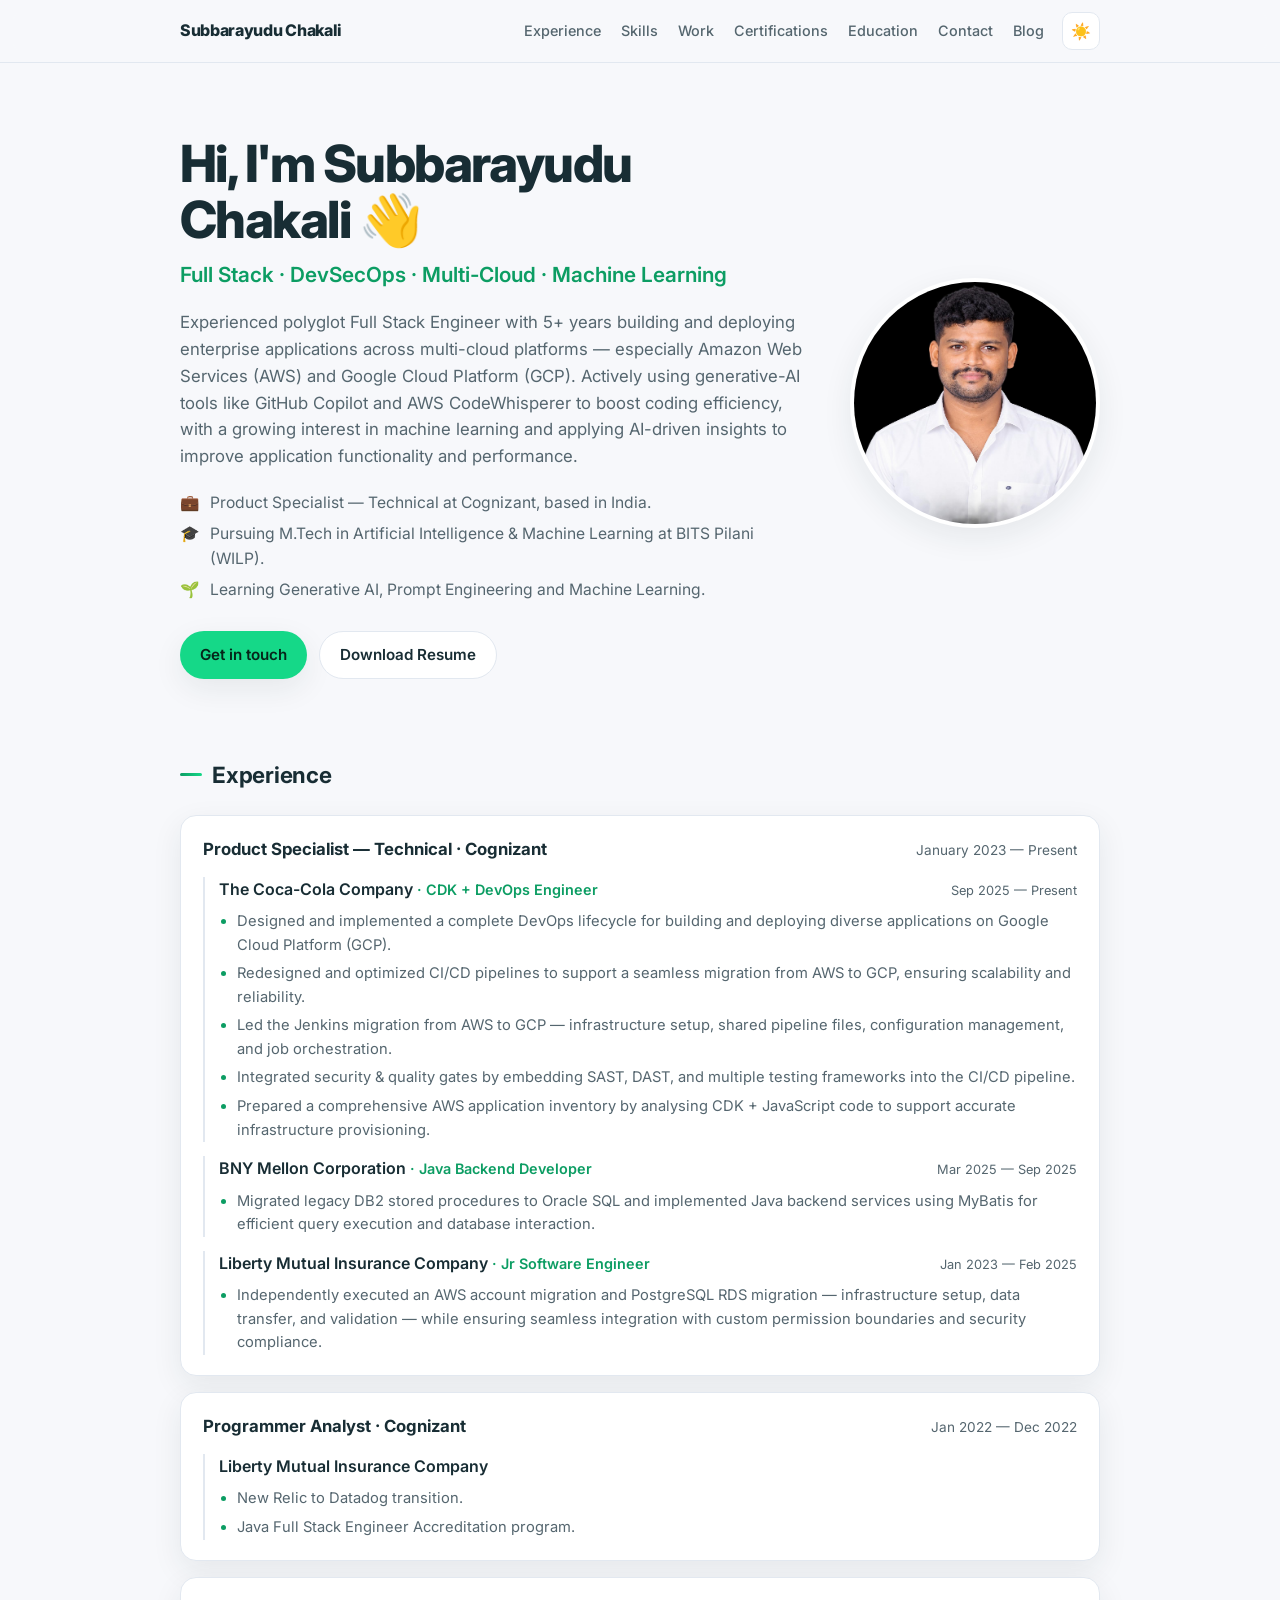
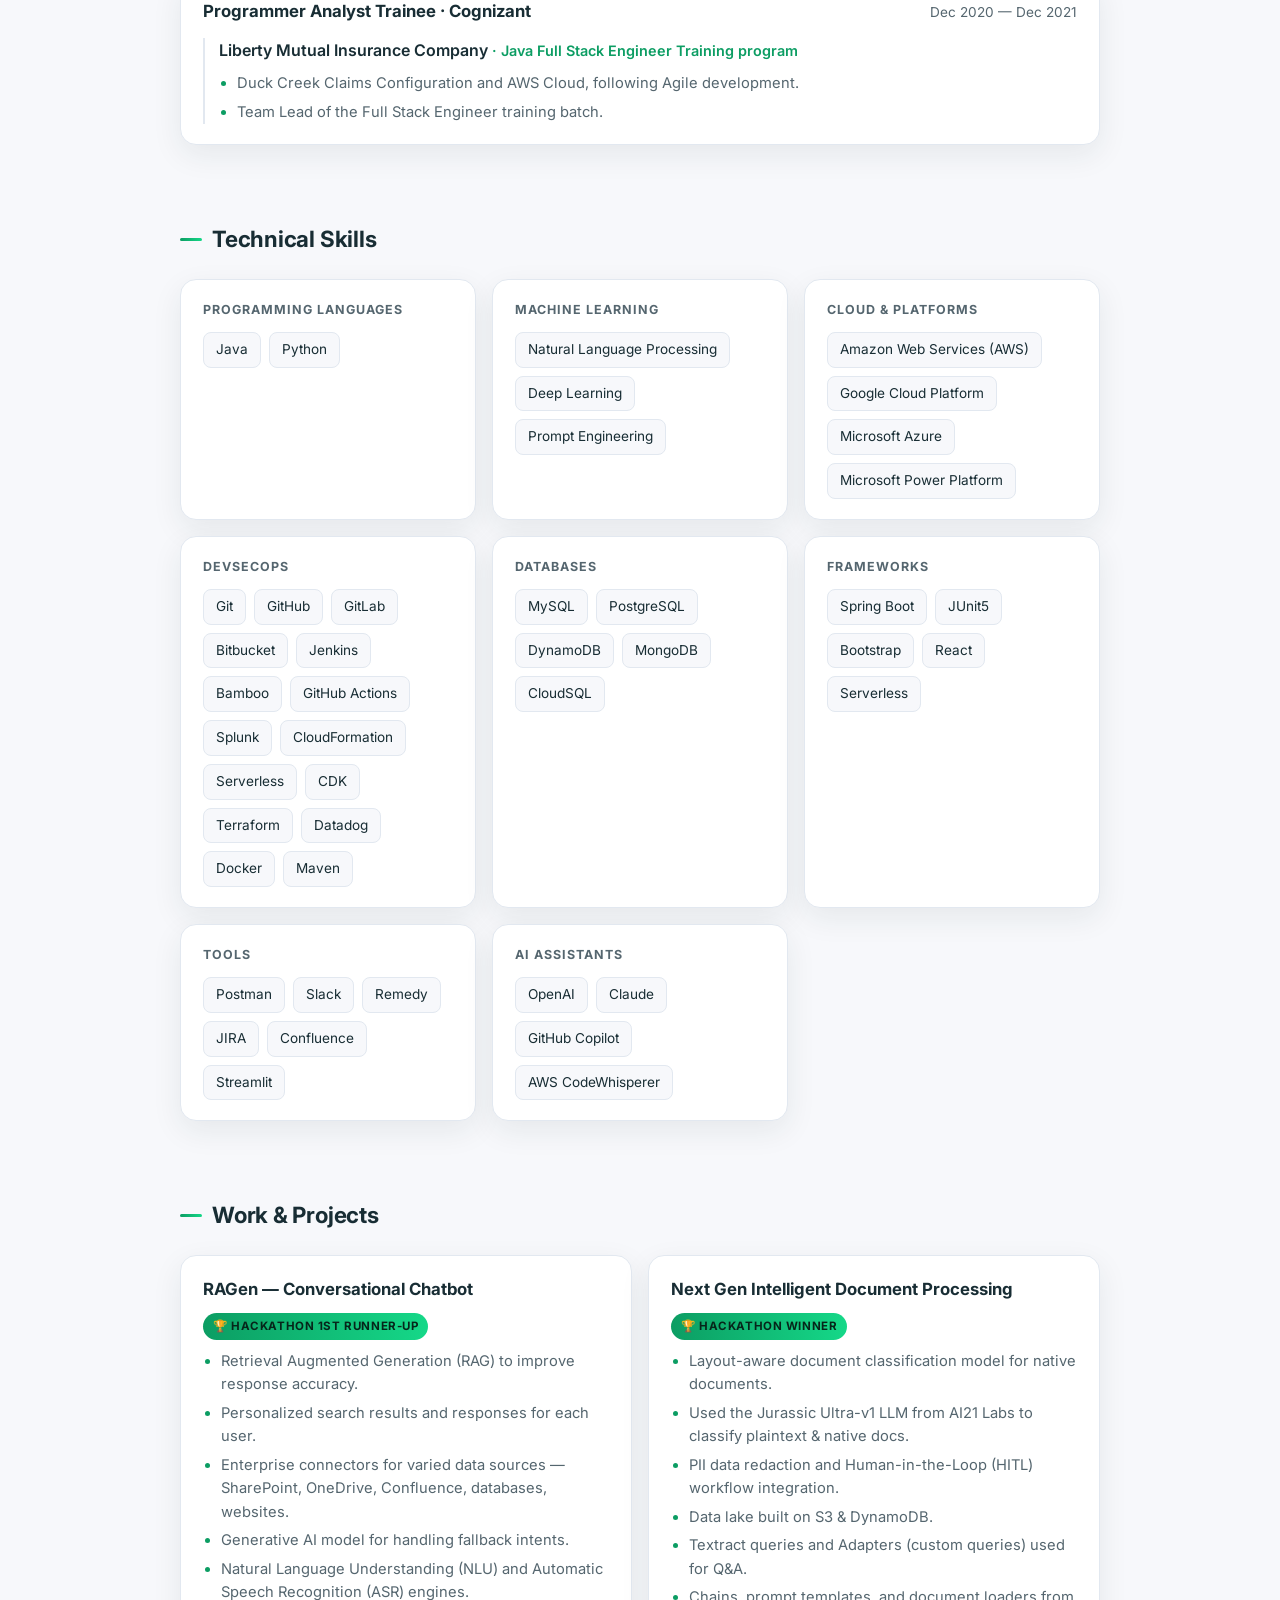
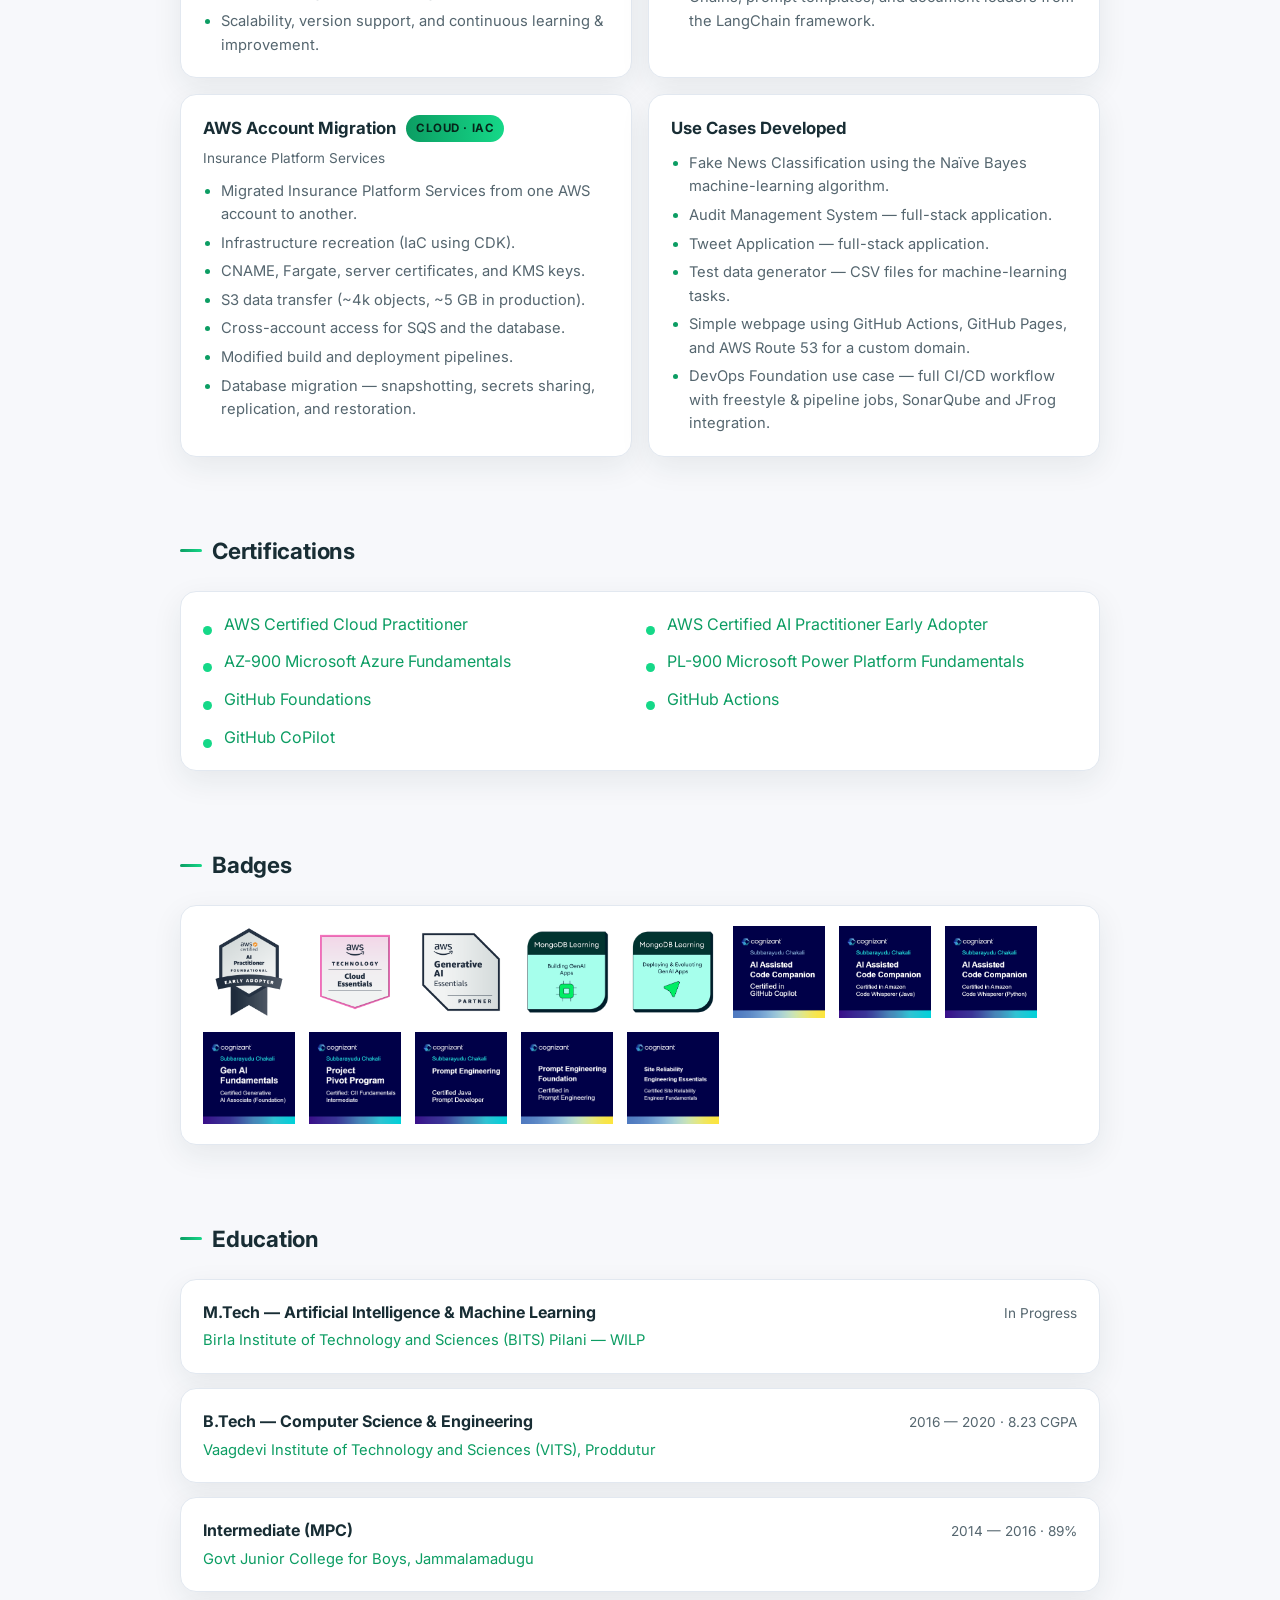
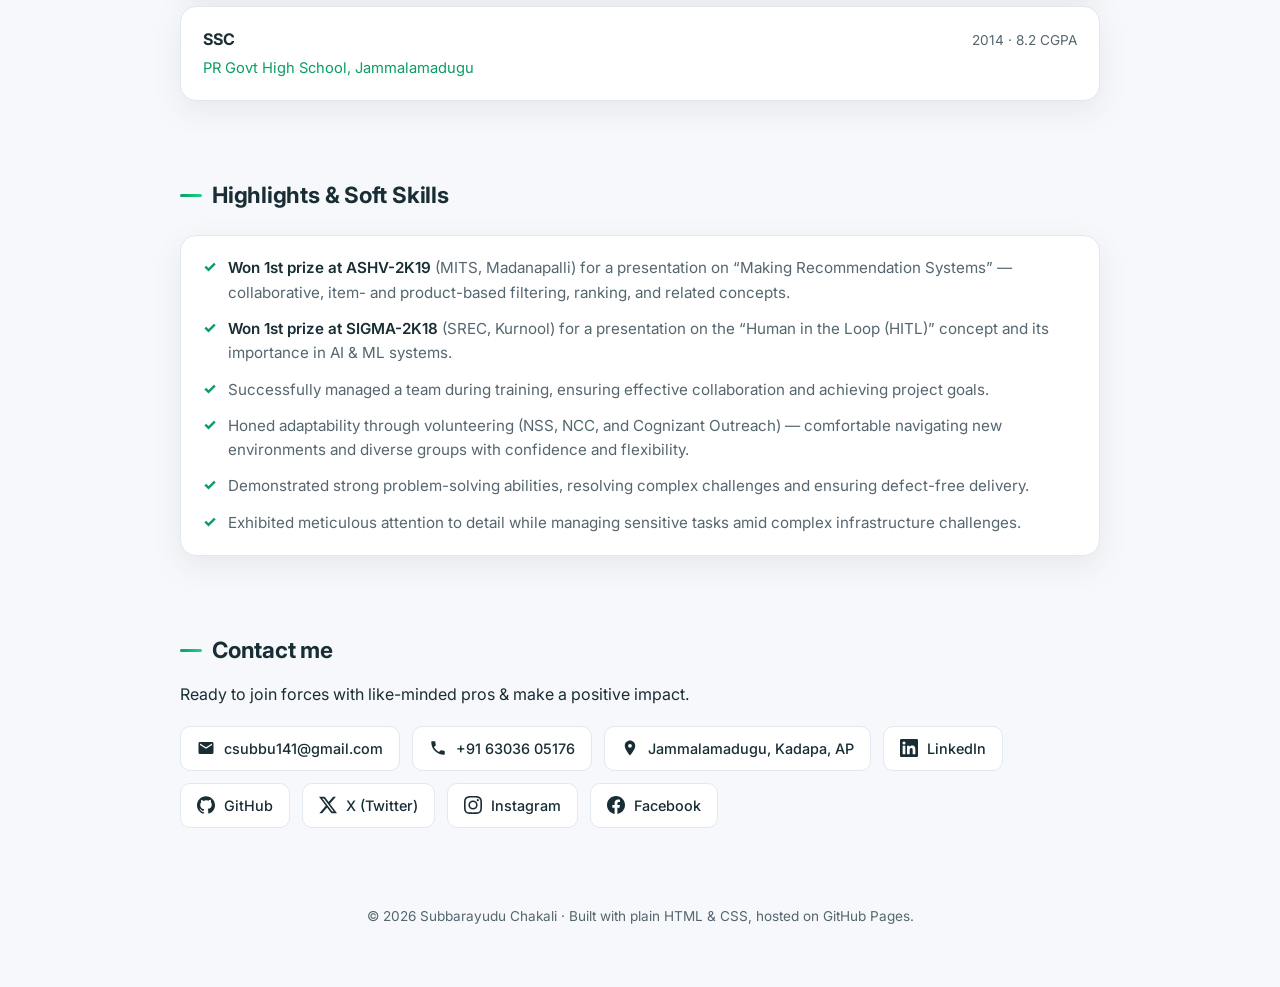
<file: index.html>
<!DOCTYPE html>
<html lang="en" data-theme="dark">
<head>
  <meta charset="UTF-8" />
  <meta name="viewport" content="width=device-width, initial-scale=1.0" />
  <title>Subbarayudu Chakali — Full Stack · DevSecOps · Multi-Cloud · ML</title>
  <meta name="description" content="Subbarayudu Chakali — polyglot Full Stack Engineer with 5+ years across AWS & GCP, DevSecOps, and Machine Learning. Based in India." />

  <!-- Open Graph / social preview -->
  <meta property="og:title" content="Subbarayudu Chakali — Full Stack · DevSecOps · Multi-Cloud · ML" />
  <meta property="og:description" content="Polyglot Full Stack Engineer with 5+ years across AWS & GCP, DevSecOps and Machine Learning." />
  <meta property="og:type" content="website" />
  <meta property="og:url" content="https://subbarayudu-chakali.dev/" />

  <!-- Set theme before paint to avoid a flash -->
  <script>
    (function () {
      try {
        var t = localStorage.getItem('theme');
        if (!t) t = window.matchMedia('(prefers-color-scheme: light)').matches ? 'light' : 'dark';
        document.documentElement.setAttribute('data-theme', t);
      } catch (e) { document.documentElement.setAttribute('data-theme', 'dark'); }
    })();
  </script>

  <link rel="preconnect" href="https://fonts.googleapis.com" />
  <link rel="preconnect" href="https://fonts.gstatic.com" crossorigin />
  <link href="https://fonts.googleapis.com/css2?family=Inter:wght@400;500;600;700;800&display=swap" rel="stylesheet" />

  <style>
    /* ===== Palette from resources/colour-palette.png =====
       #f7f8fb near-white · #15d888 green · #1d3d49 dark teal · #182d34 darkest teal */
    :root {
      --radius: 16px;
      --btn: #15d888;        /* brand green — same in both themes */
      --btn-text: #06251a;   /* dark text on green button */
    }

    html[data-theme="dark"] {
      --bg: #182d34;
      --bg-soft: #16282e;
      --card: #1d3d49;
      --border: #2c505c;
      --text: #f7f8fb;
      --text-soft: #a7bcc5;
      --accent: #2fe4a1;
      --accent-2: #5ce0d0;
      --shadow: 0 10px 30px rgba(0, 0, 0, 0.45);
      --pill-text: #06251a;
    }

    html[data-theme="light"] {
      --bg: #f7f8fb;
      --bg-soft: #eef1f6;
      --card: #ffffff;
      --border: #e2e8f0;
      --text: #182d34;
      --text-soft: #55666f;
      --accent: #0c9d63;
      --accent-2: #15d888;
      --shadow: 0 10px 30px rgba(24, 45, 52, 0.08);
      --pill-text: #06251a;
    }

    * { box-sizing: border-box; margin: 0; padding: 0; }
    html { scroll-behavior: smooth; }

    body {
      font-family: 'Inter', system-ui, -apple-system, Segoe UI, Roboto, sans-serif;
      background: var(--bg);
      color: var(--text);
      line-height: 1.6;
      -webkit-font-smoothing: antialiased;
      transition: background .25s ease, color .25s ease;
    }

    a { color: var(--accent); text-decoration: none; }
    a:hover { text-decoration: underline; }

    .container { max-width: 960px; margin: 0 auto; padding: 0 20px; }

    /* Nav */
    nav {
      position: sticky; top: 0; z-index: 10;
      background: color-mix(in srgb, var(--bg) 85%, transparent);
      backdrop-filter: blur(10px);
      border-bottom: 1px solid var(--border);
    }
    nav .container { display: flex; align-items: center; justify-content: space-between; height: 62px; }
    nav .brand { font-weight: 800; letter-spacing: -0.02em; }
    .nav-right { display: flex; align-items: center; gap: 18px; }
    nav .links { display: flex; gap: 20px; }
    nav .links a { color: var(--text-soft); font-size: 0.9rem; font-weight: 500; }
    nav .links a:hover { color: var(--text); text-decoration: none; }
    .theme-toggle {
      background: var(--card); border: 1px solid var(--border); color: var(--text);
      width: 38px; height: 38px; border-radius: 10px; cursor: pointer; font-size: 1rem;
      display: inline-flex; align-items: center; justify-content: center; flex: none;
      transition: border-color .15s ease, transform .15s ease;
    }
    .theme-toggle:hover { border-color: var(--accent); transform: translateY(-1px); }
    @media (max-width: 760px) { nav .links { display: none; } }

    /* Hero */
    header.hero { padding: 72px 0 40px; }
    .hero .container { display: flex; align-items: center; gap: 44px; }
    .hero-text { flex: 1 1 auto; min-width: 0; }
    .hero-photo { flex: none; }
    .hero-photo img {
      width: 250px; height: 250px; border-radius: 50%; object-fit: cover;
      border: 4px solid var(--card); box-shadow: var(--shadow); background: var(--bg-soft);
    }
    @media (max-width: 760px) {
      .hero .container { flex-direction: column-reverse; text-align: center; gap: 26px; }
      .hero .now { display: inline-grid; text-align: left; }
      .hero .cta { justify-content: center; }
      .hero-photo img { width: 172px; height: 172px; }
    }
    .hero h1 { font-size: clamp(2rem, 6vw, 3.2rem); font-weight: 800; letter-spacing: -0.03em; line-height: 1.1; }
    .hero .role { margin-top: 10px; font-size: clamp(1rem, 3vw, 1.3rem); color: var(--accent); font-weight: 600; }
    .hero p.lead { margin-top: 18px; max-width: 680px; color: var(--text-soft); font-size: 1.05rem; }
    .now { margin-top: 20px; display: grid; gap: 6px; max-width: 680px; }
    .now .row { display: flex; gap: 10px; align-items: flex-start; color: var(--text-soft); font-size: 0.98rem; }
    .now .row span.ic { flex: none; }
    .cta { margin-top: 28px; display: flex; gap: 12px; flex-wrap: wrap; }
    .btn { display: inline-flex; align-items: center; gap: 8px; padding: 11px 20px; border-radius: 999px; font-weight: 600; font-size: 0.95rem; transition: transform .15s ease; }
    .btn:hover { text-decoration: none; transform: translateY(-2px); }
    .btn-primary { background: var(--btn); color: var(--btn-text); box-shadow: var(--shadow); }
    .btn-ghost { border: 1px solid var(--border); color: var(--text); background: var(--card); }

    /* Sections */
    section { padding: 38px 0; }
    section h2 { font-size: 1.4rem; font-weight: 700; letter-spacing: -0.01em; margin-bottom: 22px; display: flex; align-items: center; gap: 10px; }
    section h2::before { content: ""; width: 22px; height: 3px; border-radius: 2px; background: linear-gradient(90deg, var(--accent), var(--accent-2)); }

    .card { background: var(--card); border: 1px solid var(--border); border-radius: var(--radius); padding: 20px 22px; box-shadow: var(--shadow); }

    /* Experience */
    .timeline { display: grid; gap: 16px; }
    .timeline .card { display: grid; gap: 6px; }
    .timeline .top { display: flex; justify-content: space-between; gap: 12px; flex-wrap: wrap; align-items: baseline; }
    .timeline .title { font-weight: 700; font-size: 1.05rem; }
    .timeline .period { color: var(--text-soft); font-size: 0.85rem; white-space: nowrap; }
    .role-clients { display: grid; gap: 14px; margin-top: 8px; }
    .client { border-left: 2px solid var(--border); padding-left: 14px; }
    .client .c-top { display: flex; justify-content: space-between; gap: 10px; flex-wrap: wrap; align-items: baseline; }
    .client .c-name { font-weight: 600; }
    .client .c-role { color: var(--accent); font-weight: 600; font-size: 0.9rem; }
    .client .c-period { color: var(--text-soft); font-size: 0.8rem; white-space: nowrap; }
    .client ul { margin: 8px 0 0; padding-left: 18px; display: grid; gap: 5px; }
    .client ul li { color: var(--text-soft); font-size: 0.92rem; }
    .client ul li::marker { color: var(--accent); }

    /* Skills */
    .skill-groups { display: grid; grid-template-columns: repeat(auto-fit, minmax(250px, 1fr)); gap: 16px; }
    .skill-groups .card h3 { font-size: 0.78rem; text-transform: uppercase; letter-spacing: 0.08em; color: var(--text-soft); margin-bottom: 12px; }
    .tags { display: flex; flex-wrap: wrap; gap: 8px; }
    .tag { font-size: 0.85rem; padding: 6px 12px; border-radius: 8px; background: var(--bg); border: 1px solid var(--border); color: var(--text); }

    /* Work / Projects */
    .work-grid { display: grid; grid-template-columns: repeat(auto-fit, minmax(320px, 1fr)); gap: 16px; }
    .work-grid .card { display: flex; flex-direction: column; gap: 10px; }
    .work-grid .p-head { display: flex; align-items: center; gap: 10px; flex-wrap: wrap; }
    .work-grid .p-title { font-weight: 700; font-size: 1.05rem; }
    .pill { font-size: 0.72rem; font-weight: 700; text-transform: uppercase; letter-spacing: 0.05em; padding: 4px 10px; border-radius: 999px; background: linear-gradient(90deg, var(--accent), var(--accent-2)); color: var(--pill-text); }
    .work-grid .p-sub { color: var(--text-soft); font-size: 0.85rem; margin-top: -4px; }
    .work-grid ul { margin: 0; padding-left: 18px; display: grid; gap: 5px; }
    .work-grid ul li { color: var(--text-soft); font-size: 0.92rem; }
    .work-grid ul li::marker { color: var(--accent); }

    /* Certs */
    .certs { display: grid; grid-template-columns: repeat(auto-fit, minmax(300px, 1fr)); gap: 12px; }
    .cert { display: flex; align-items: baseline; gap: 12px; }
    .cert .dot { width: 9px; height: 9px; border-radius: 50%; background: var(--accent-2); flex: none; position: relative; top: 5px; }

    /* Badges */
    .badge-grid { display: flex; flex-wrap: wrap; gap: 14px; }
    .badge-grid img { width: 92px; height: 92px; object-fit: contain; transition: transform .15s ease; }
    .badge-grid img:hover { transform: scale(1.08); }

    /* Education */
    .edu { display: grid; gap: 14px; }
    .edu .card { display: grid; gap: 4px; }
    .edu .e-top { display: flex; justify-content: space-between; gap: 10px; flex-wrap: wrap; align-items: baseline; }
    .edu .e-degree { font-weight: 700; }
    .edu .e-meta { color: var(--text-soft); font-size: 0.85rem; white-space: nowrap; }
    .edu .e-inst { color: var(--accent); font-size: 0.92rem; }

    /* Highlights & Soft skills */
    .softskills ul { list-style: none; display: grid; gap: 12px; }
    .softskills li { display: flex; gap: 12px; align-items: flex-start; color: var(--text-soft); font-size: 0.95rem; }
    .softskills li::before { content: "✓"; color: var(--accent); font-weight: 800; flex: none; line-height: 1.5; }
    .softskills li b { color: var(--text); font-weight: 600; }

    /* Contact */
    .contact-links { display: flex; flex-wrap: wrap; gap: 12px; }
    .contact-links a { display: inline-flex; align-items: center; gap: 9px; padding: 10px 16px; border-radius: 10px; background: var(--card); border: 1px solid var(--border); color: var(--text); font-weight: 500; font-size: 0.9rem; }
    .contact-links a:hover { border-color: var(--accent); color: var(--accent); text-decoration: none; }
    .contact-links a svg { width: 18px; height: 18px; fill: currentColor; flex: none; }

    footer { padding: 40px 0 60px; text-align: center; color: var(--text-soft); font-size: 0.85rem; }
  </style>
</head>
<body>
  <nav>
    <div class="container">
      <span class="brand">Subbarayudu Chakali</span>
      <div class="nav-right">
        <div class="links">
          <a href="#experience">Experience</a>
          <a href="#skills">Skills</a>
          <a href="#work">Work</a>
          <a href="#certs">Certifications</a>
          <a href="#education">Education</a>
          <a href="#contact">Contact</a>
          <a href="blog/index.html">Blog</a>
        </div>
        <button id="themeToggle" class="theme-toggle" type="button" aria-label="Toggle dark / light theme">🌙</button>
      </div>
    </div>
  </nav>

  <header class="hero">
    <div class="container">
      <div class="hero-text">
        <h1>Hi, I'm Subbarayudu Chakali 👋</h1>
        <div class="role">Full Stack · DevSecOps · Multi-Cloud · Machine Learning</div>
        <p class="lead">
          Experienced polyglot Full Stack Engineer with 5+ years building and deploying enterprise
          applications across multi-cloud platforms — especially Amazon Web Services (AWS) and
          Google Cloud Platform (GCP). Actively using generative-AI tools like GitHub Copilot and
          AWS CodeWhisperer to boost coding efficiency, with a growing interest in machine learning
          and applying AI-driven insights to improve application functionality and performance.
        </p>
        <div class="now">
          <div class="row"><span class="ic">💼</span> Product Specialist — Technical at Cognizant, based in India.</div>
          <div class="row"><span class="ic">🎓</span> Pursuing M.Tech in Artificial Intelligence &amp; Machine Learning at BITS Pilani (WILP).</div>
          <div class="row"><span class="ic">🌱</span> Learning Generative AI, Prompt Engineering and Machine Learning.</div>
        </div>
        <div class="cta">
          <a class="btn btn-primary" href="#contact">Get in touch</a>
          <a class="btn btn-ghost" href="resources/resume_subbarayudu_chakali_30-1-2026.pdf" target="_blank" rel="noopener">Download Resume</a>
        </div>
      </div>
      <div class="hero-photo">
        <img src="resources/profile.jpg" alt="Subbarayudu Chakali"
             onerror="this.closest('.hero-photo').style.display='none'" />
      </div>
    </div>
  </header>

  <main>
    <section id="experience">
      <div class="container">
        <h2>Experience</h2>
        <div class="timeline">

          <div class="card">
            <div class="top">
              <span class="title">Product Specialist — Technical · Cognizant</span>
              <span class="period">January 2023 — Present</span>
            </div>
            <div class="role-clients">
              <div class="client">
                <div class="c-top">
                  <span class="c-name">The Coca-Cola Company <span class="c-role">· CDK + DevOps Engineer</span></span>
                  <span class="c-period">Sep 2025 — Present</span>
                </div>
                <ul>
                  <li>Designed and implemented a complete DevOps lifecycle for building and deploying diverse applications on Google Cloud Platform (GCP).</li>
                  <li>Redesigned and optimized CI/CD pipelines to support a seamless migration from AWS to GCP, ensuring scalability and reliability.</li>
                  <li>Led the Jenkins migration from AWS to GCP — infrastructure setup, shared pipeline files, configuration management, and job orchestration.</li>
                  <li>Integrated security &amp; quality gates by embedding SAST, DAST, and multiple testing frameworks into the CI/CD pipeline.</li>
                  <li>Prepared a comprehensive AWS application inventory by analysing CDK + JavaScript code to support accurate infrastructure provisioning.</li>
                </ul>
              </div>
              <div class="client">
                <div class="c-top">
                  <span class="c-name">BNY Mellon Corporation <span class="c-role">· Java Backend Developer</span></span>
                  <span class="c-period">Mar 2025 — Sep 2025</span>
                </div>
                <ul>
                  <li>Migrated legacy DB2 stored procedures to Oracle SQL and implemented Java backend services using MyBatis for efficient query execution and database interaction.</li>
                </ul>
              </div>
              <div class="client">
                <div class="c-top">
                  <span class="c-name">Liberty Mutual Insurance Company <span class="c-role">· Jr Software Engineer</span></span>
                  <span class="c-period">Jan 2023 — Feb 2025</span>
                </div>
                <ul>
                  <li>Independently executed an AWS account migration and PostgreSQL RDS migration — infrastructure setup, data transfer, and validation — while ensuring seamless integration with custom permission boundaries and security compliance.</li>
                </ul>
              </div>
            </div>
          </div>

          <div class="card">
            <div class="top">
              <span class="title">Programmer Analyst · Cognizant</span>
              <span class="period">Jan 2022 — Dec 2022</span>
            </div>
            <div class="role-clients">
              <div class="client">
                <div class="c-top">
                  <span class="c-name">Liberty Mutual Insurance Company</span>
                </div>
                <ul>
                  <li>New Relic to Datadog transition.</li>
                  <li>Java Full Stack Engineer Accreditation program.</li>
                </ul>
              </div>
            </div>
          </div>

          <div class="card">
            <div class="top">
              <span class="title">Programmer Analyst Trainee · Cognizant</span>
              <span class="period">Dec 2020 — Dec 2021</span>
            </div>
            <div class="role-clients">
              <div class="client">
                <div class="c-top">
                  <span class="c-name">Liberty Mutual Insurance Company <span class="c-role">· Java Full Stack Engineer Training program</span></span>
                </div>
                <ul>
                  <li>Duck Creek Claims Configuration and AWS Cloud, following Agile development.</li>
                  <li>Team Lead of the Full Stack Engineer training batch.</li>
                </ul>
              </div>
            </div>
          </div>

        </div>
      </div>
    </section>

    <section id="skills">
      <div class="container">
        <h2>Technical Skills</h2>
        <div class="skill-groups">
          <div class="card">
            <h3>Programming Languages</h3>
            <div class="tags">
              <span class="tag">Java</span><span class="tag">Python</span>
            </div>
          </div>
          <div class="card">
            <h3>Machine Learning</h3>
            <div class="tags">
              <span class="tag">Natural Language Processing</span>
              <span class="tag">Deep Learning</span>
              <span class="tag">Prompt Engineering</span>
            </div>
          </div>
          <div class="card">
            <h3>Cloud &amp; Platforms</h3>
            <div class="tags">
              <span class="tag">Amazon Web Services (AWS)</span>
              <span class="tag">Google Cloud Platform</span>
              <span class="tag">Microsoft Azure</span>
              <span class="tag">Microsoft Power Platform</span>
            </div>
          </div>
          <div class="card">
            <h3>DevSecOps</h3>
            <div class="tags">
              <span class="tag">Git</span><span class="tag">GitHub</span>
              <span class="tag">GitLab</span><span class="tag">Bitbucket</span>
              <span class="tag">Jenkins</span><span class="tag">Bamboo</span>
              <span class="tag">GitHub Actions</span><span class="tag">Splunk</span>
              <span class="tag">CloudFormation</span><span class="tag">Serverless</span>
              <span class="tag">CDK</span><span class="tag">Terraform</span>
              <span class="tag">Datadog</span><span class="tag">Docker</span>
              <span class="tag">Maven</span>
            </div>
          </div>
          <div class="card">
            <h3>Databases</h3>
            <div class="tags">
              <span class="tag">MySQL</span><span class="tag">PostgreSQL</span>
              <span class="tag">DynamoDB</span><span class="tag">MongoDB</span>
              <span class="tag">CloudSQL</span>
            </div>
          </div>
          <div class="card">
            <h3>Frameworks</h3>
            <div class="tags">
              <span class="tag">Spring Boot</span><span class="tag">JUnit5</span>
              <span class="tag">Bootstrap</span><span class="tag">React</span>
              <span class="tag">Serverless</span>
            </div>
          </div>
          <div class="card">
            <h3>Tools</h3>
            <div class="tags">
              <span class="tag">Postman</span><span class="tag">Slack</span>
              <span class="tag">Remedy</span><span class="tag">JIRA</span>
              <span class="tag">Confluence</span><span class="tag">Streamlit</span>
            </div>
          </div>
          <div class="card">
            <h3>AI Assistants</h3>
            <div class="tags">
              <span class="tag">OpenAI</span><span class="tag">Claude</span>
              <span class="tag">GitHub Copilot</span><span class="tag">AWS CodeWhisperer</span>
            </div>
          </div>
        </div>
      </div>
    </section>

    <section id="work">
      <div class="container">
        <h2>Work &amp; Projects</h2>
        <div class="work-grid">

          <div class="card">
            <div class="p-head">
              <span class="p-title">RAGen — Conversational Chatbot</span>
              <span class="pill">🏆 Hackathon 1st Runner-up</span>
            </div>
            <ul>
              <li>Retrieval Augmented Generation (RAG) to improve response accuracy.</li>
              <li>Personalized search results and responses for each user.</li>
              <li>Enterprise connectors for varied data sources — SharePoint, OneDrive, Confluence, databases, websites.</li>
              <li>Generative AI model for handling fallback intents.</li>
              <li>Natural Language Understanding (NLU) and Automatic Speech Recognition (ASR) engines.</li>
              <li>Scalability, version support, and continuous learning &amp; improvement.</li>
            </ul>
          </div>

          <div class="card">
            <div class="p-head">
              <span class="p-title">Next Gen Intelligent Document Processing</span>
              <span class="pill">🏆 Hackathon Winner</span>
            </div>
            <ul>
              <li>Layout-aware document classification model for native documents.</li>
              <li>Used the Jurassic Ultra-v1 LLM from AI21 Labs to classify plaintext &amp; native docs.</li>
              <li>PII data redaction and Human-in-the-Loop (HITL) workflow integration.</li>
              <li>Data lake built on S3 &amp; DynamoDB.</li>
              <li>Textract queries and Adapters (custom queries) used for Q&amp;A.</li>
              <li>Chains, prompt templates, and document loaders from the LangChain framework.</li>
            </ul>
          </div>

          <div class="card">
            <div class="p-head">
              <span class="p-title">AWS Account Migration</span>
              <span class="pill">Cloud · IaC</span>
            </div>
            <div class="p-sub">Insurance Platform Services</div>
            <ul>
              <li>Migrated Insurance Platform Services from one AWS account to another.</li>
              <li>Infrastructure recreation (IaC using CDK).</li>
              <li>CNAME, Fargate, server certificates, and KMS keys.</li>
              <li>S3 data transfer (~4k objects, ~5&nbsp;GB in production).</li>
              <li>Cross-account access for SQS and the database.</li>
              <li>Modified build and deployment pipelines.</li>
              <li>Database migration — snapshotting, secrets sharing, replication, and restoration.</li>
            </ul>
          </div>

          <div class="card">
            <div class="p-head">
              <span class="p-title">Use Cases Developed</span>
            </div>
            <ul>
              <li>Fake News Classification using the Naïve Bayes machine-learning algorithm.</li>
              <li>Audit Management System — full-stack application.</li>
              <li>Tweet Application — full-stack application.</li>
              <li>Test data generator — CSV files for machine-learning tasks.</li>
              <li>Simple webpage using GitHub Actions, GitHub Pages, and AWS Route&nbsp;53 for a custom domain.</li>
              <li>DevOps Foundation use case — full CI/CD workflow with freestyle &amp; pipeline jobs, SonarQube and JFrog integration.</li>
            </ul>
          </div>

        </div>
      </div>
    </section>

    <section id="certs">
      <div class="container">
        <h2>Certifications</h2>
        <div class="card">
          <div class="certs">
            <div class="cert"><span class="dot"></span><a href="https://www.credly.com/badges/62900457-e8b0-4032-a2ea-c938088fd784/public_url" target="_blank" rel="noopener">AWS Certified Cloud Practitioner</a></div>
            <div class="cert"><span class="dot"></span><a href="https://www.credly.com/badges/e43c6fa6-7731-4346-9376-2df8672a060a/public_url" target="_blank" rel="noopener">AWS Certified AI Practitioner Early Adopter</a></div>
            <div class="cert"><span class="dot"></span><a href="https://www.credly.com/badges/d57d7a2d-3d84-4c02-bf04-6d015b4d5fe9/public_url" target="_blank" rel="noopener">AZ-900 Microsoft Azure Fundamentals</a></div>
            <div class="cert"><span class="dot"></span><a href="https://learn.microsoft.com/api/credentials/share/en-us/ChakaliSubbarayuduCognizant-3715/3EE8BEF23F9F5310?sharingId=2E9CCBF6F3890D49" target="_blank" rel="noopener">PL-900 Microsoft Power Platform Fundamentals</a></div>
            <div class="cert"><span class="dot"></span><a href="https://www.credly.com/badges/41daf202-1db7-4654-bf87-182c052b76bf/public_url" target="_blank" rel="noopener">GitHub Foundations</a></div>
            <div class="cert"><span class="dot"></span><a href="https://www.credly.com/badges/f59dc4b7-5c7b-4f7d-8b7d-b216d1a96e9f/public_url" target="_blank" rel="noopener">GitHub Actions</a></div>
            <div class="cert"><span class="dot"></span><a href="https://www.credly.com/badges/8b14c6b7-fc99-47b4-b5ef-c49da4e6a735/public_url" target="_blank" rel="noopener">GitHub CoPilot</a></div>
          </div>
        </div>
      </div>
    </section>

    <section id="badges">
      <div class="container">
        <h2>Badges</h2>
        <div class="card">
          <div class="badge-grid">
            <img src="resources/badges/aws-certified-ai-practitioner-early-adopter.png" alt="AWS Certified AI Practitioner (Early Adopter)" loading="lazy" />
            <img src="resources/badges/aws-knowledge-cloud-essentials.png" alt="AWS Knowledge: Cloud Essentials" loading="lazy" />
            <img src="resources/badges/aws-partner-generative-ai-essentials.png" alt="AWS Partner: Generative AI Essentials" loading="lazy" />
            <img src="resources/badges/building-genai-apps-mongodb.png" alt="Building GenAI Apps with MongoDB" loading="lazy" />
            <img src="resources/badges/deploying-evaluating-genai-apps-mongodb.png" alt="Deploying & Evaluating GenAI Apps with MongoDB" loading="lazy" />
            <img src="resources/badges/code-companion-githubcopilot.png" alt="Code Companion: GitHub Copilot" loading="lazy" />
            <img src="resources/badges/code-companion-qdeveloper-java.png" alt="Code Companion: Q Developer (Java)" loading="lazy" />
            <img src="resources/badges/code-companion-qdeveloper-python.png" alt="Code Companion: Q Developer (Python)" loading="lazy" />
            <img src="resources/badges/genai-fundamentals.png" alt="GenAI Fundamentals" loading="lazy" />
            <img src="resources/badges/project-pivot-fundamentals.png" alt="Project Pivot Fundamentals" loading="lazy" />
            <img src="resources/badges/prompt-engineering-java.png" alt="Prompt Engineering (Java)" loading="lazy" />
            <img src="resources/badges/Prompt%20Engineering.png" alt="Prompt Engineering" loading="lazy" />
            <img src="resources/badges/site-reliability.png" alt="Site Reliability Engineering" loading="lazy" />
          </div>
        </div>
      </div>
    </section>

    <section id="education">
      <div class="container">
        <h2>Education</h2>
        <div class="edu">
          <div class="card">
            <div class="e-top">
              <span class="e-degree">M.Tech — Artificial Intelligence &amp; Machine Learning</span>
              <span class="e-meta">In Progress</span>
            </div>
            <span class="e-inst">Birla Institute of Technology and Sciences (BITS) Pilani — WILP</span>
          </div>
          <div class="card">
            <div class="e-top">
              <span class="e-degree">B.Tech — Computer Science &amp; Engineering</span>
              <span class="e-meta">2016 — 2020 · 8.23 CGPA</span>
            </div>
            <span class="e-inst">Vaagdevi Institute of Technology and Sciences (VITS), Proddutur</span>
          </div>
          <div class="card">
            <div class="e-top">
              <span class="e-degree">Intermediate (MPC)</span>
              <span class="e-meta">2014 — 2016 · 89%</span>
            </div>
            <span class="e-inst">Govt Junior College for Boys, Jammalamadugu</span>
          </div>
          <div class="card">
            <div class="e-top">
              <span class="e-degree">SSC</span>
              <span class="e-meta">2014 · 8.2 CGPA</span>
            </div>
            <span class="e-inst">PR Govt High School, Jammalamadugu</span>
          </div>
        </div>
      </div>
    </section>

    <section id="highlights">
      <div class="container">
        <h2>Highlights &amp; Soft Skills</h2>
        <div class="card softskills">
          <ul>
            <li><span><b>Won 1st prize at ASHV-2K19</b> (MITS, Madanapalli) for a presentation on “Making Recommendation Systems” — collaborative, item- and product-based filtering, ranking, and related concepts.</span></li>
            <li><span><b>Won 1st prize at SIGMA-2K18</b> (SREC, Kurnool) for a presentation on the “Human in the Loop (HITL)” concept and its importance in AI &amp; ML systems.</span></li>
            <li><span>Successfully managed a team during training, ensuring effective collaboration and achieving project goals.</span></li>
            <li><span>Honed adaptability through volunteering (NSS, NCC, and Cognizant Outreach) — comfortable navigating new environments and diverse groups with confidence and flexibility.</span></li>
            <li><span>Demonstrated strong problem-solving abilities, resolving complex challenges and ensuring defect-free delivery.</span></li>
            <li><span>Exhibited meticulous attention to detail while managing sensitive tasks amid complex infrastructure challenges.</span></li>
          </ul>
        </div>
      </div>
    </section>

    <section id="contact">
      <div class="container">
        <h2>Contact me</h2>
        <p class="lead" style="margin-top:-8px;margin-bottom:18px;">
          Ready to join forces with like-minded pros &amp; make a positive impact.
        </p>
        <div class="contact-links">
          <a href="mailto:csubbu141@gmail.com" aria-label="Email">
            <svg viewBox="0 0 24 24" role="img" aria-hidden="true"><path d="M20 4H4c-1.1 0-1.99.9-1.99 2L2 18c0 1.1.9 2 2 2h16c1.1 0 2-.9 2-2V6c0-1.1-.9-2-2-2zm0 4l-8 5-8-5V6l8 5 8-5v2z"/></svg>
            csubbu141@gmail.com
          </a>
          <a href="tel:+916303605176" aria-label="Phone">
            <svg viewBox="0 0 24 24" role="img" aria-hidden="true"><path d="M6.62 10.79c1.44 2.83 3.76 5.14 6.59 6.59l2.2-2.2c.27-.27.67-.36 1.02-.24 1.12.37 2.33.57 3.57.57.55 0 1 .45 1 1V20c0 .55-.45 1-1 1-9.39 0-17-7.61-17-17 0-.55.45-1 1-1h3.5c.55 0 1 .45 1 1 0 1.25.2 2.45.57 3.57.11.35.03.74-.25 1.02l-2.2 2.2z"/></svg>
            +91 63036 05176
          </a>
          <a href="https://www.google.com/maps/search/?api=1&amp;query=Jammalamadugu%2C+Kadapa%2C+Andhra+Pradesh" target="_blank" rel="noopener" aria-label="Location">
            <svg viewBox="0 0 24 24" role="img" aria-hidden="true"><path d="M12 2C8.13 2 5 5.13 5 9c0 5.25 7 13 7 13s7-7.75 7-13c0-3.87-3.13-7-7-7zm0 9.5a2.5 2.5 0 110-5 2.5 2.5 0 010 5z"/></svg>
            Jammalamadugu, Kadapa, AP
          </a>
          <a href="https://in.linkedin.com/in/subbarayudu-chakali" target="_blank" rel="noopener" aria-label="LinkedIn">
            <svg viewBox="0 0 24 24" role="img" aria-hidden="true"><path d="M20.447 20.452h-3.554v-5.569c0-1.328-.027-3.037-1.852-3.037-1.853 0-2.136 1.445-2.136 2.939v5.667H9.351V9h3.414v1.561h.046c.477-.9 1.637-1.85 3.37-1.85 3.601 0 4.267 2.37 4.267 5.455v6.286zM5.337 7.433a2.062 2.062 0 01-2.063-2.065 2.064 2.064 0 112.063 2.065zm1.782 13.019H3.555V9h3.564v11.452zM22.225 0H1.771C.792 0 0 .774 0 1.729v20.542C0 23.227.792 24 1.771 24h20.451C23.2 24 24 23.227 24 22.271V1.729C24 .774 23.2 0 22.225 0z"/></svg>
            LinkedIn
          </a>
          <a href="https://github.com/subbarayudu-chakali" target="_blank" rel="noopener" aria-label="GitHub">
            <svg viewBox="0 0 24 24" role="img" aria-hidden="true"><path d="M12 .297c-6.63 0-12 5.373-12 12 0 5.303 3.438 9.8 8.205 11.385.6.113.82-.258.82-.577 0-.285-.01-1.04-.015-2.04-3.338.724-4.042-1.61-4.042-1.61C4.422 18.07 3.633 17.7 3.633 17.7c-1.087-.744.084-.729.084-.729 1.205.084 1.838 1.236 1.838 1.236 1.07 1.835 2.809 1.305 3.495.998.108-.776.417-1.305.76-1.605-2.665-.305-5.467-1.334-5.467-5.931 0-1.311.469-2.381 1.236-3.221-.124-.303-.535-1.524.117-3.176 0 0 1.008-.322 3.301 1.23A11.52 11.52 0 0112 5.803c1.02.005 2.047.138 3.006.404 2.291-1.552 3.297-1.23 3.297-1.23.653 1.653.242 2.874.118 3.176.77.84 1.235 1.911 1.235 3.221 0 4.609-2.807 5.624-5.479 5.921.43.372.823 1.102.823 2.222 0 1.606-.014 2.898-.014 3.293 0 .322.216.694.825.576C20.565 22.092 24 17.592 24 12.297c0-6.627-5.373-12-12-12"/></svg>
            GitHub
          </a>
          <a href="https://twitter.com/subbarayudu_c_" target="_blank" rel="noopener" aria-label="X (Twitter)">
            <svg viewBox="0 0 24 24" role="img" aria-hidden="true"><path d="M18.901 1.153h3.68l-8.04 9.19L24 22.846h-7.406l-5.8-7.584-6.638 7.584H.474l8.6-9.83L0 1.154h7.594l5.243 6.932zM17.61 20.644h2.039L6.486 3.24H4.298z"/></svg>
            X (Twitter)
          </a>
          <a href="https://instagram.com/subbarayudu_chakali" target="_blank" rel="noopener" aria-label="Instagram">
            <svg viewBox="0 0 24 24" role="img" aria-hidden="true"><path d="M12 2.163c3.204 0 3.584.012 4.85.07 3.252.148 4.771 1.691 4.919 4.919.058 1.265.069 1.645.069 4.849 0 3.205-.012 3.584-.069 4.849-.149 3.225-1.664 4.771-4.919 4.919-1.266.058-1.644.07-4.85.07-3.204 0-3.584-.012-4.849-.07-3.26-.149-4.771-1.699-4.919-4.92-.058-1.265-.07-1.644-.07-4.849 0-3.204.013-3.583.07-4.849.149-3.227 1.664-4.771 4.919-4.919 1.266-.057 1.645-.069 4.849-.069zM12 0C8.741 0 8.333.014 7.053.072 2.695.272.273 2.69.073 7.052.014 8.333 0 8.741 0 12c0 3.259.014 3.668.072 4.948.2 4.358 2.618 6.78 6.98 6.98 1.281.058 1.689.072 4.948.072 3.259 0 3.668-.014 4.948-.072 4.354-.2 6.782-2.618 6.979-6.98.059-1.28.073-1.689.073-4.948 0-3.259-.014-3.667-.072-4.947-.196-4.354-2.617-6.78-6.979-6.98C15.668.014 15.259 0 12 0zm0 5.838a6.162 6.162 0 100 12.324 6.162 6.162 0 000-12.324zM12 16a4 4 0 110-8 4 4 0 010 8zm6.406-11.845a1.44 1.44 0 100 2.881 1.44 1.44 0 000-2.881z"/></svg>
            Instagram
          </a>
          <a href="https://www.facebook.com/profile.php?id=100024064763545" target="_blank" rel="noopener" aria-label="Facebook">
            <svg viewBox="0 0 24 24" role="img" aria-hidden="true"><path d="M24 12.073c0-6.627-5.373-12-12-12s-12 5.373-12 12c0 5.99 4.388 10.954 10.125 11.854v-8.385H7.078v-3.47h3.047V9.43c0-3.007 1.792-4.669 4.533-4.669 1.312 0 2.686.235 2.686.235v2.953H15.83c-1.491 0-1.956.925-1.956 1.874v2.25h3.328l-.532 3.47h-2.796v8.385C19.612 23.027 24 18.062 24 12.073z"/></svg>
            Facebook
          </a>
        </div>
      </div>
    </section>
  </main>

  <footer>
    <div class="container">
      © <span id="year"></span> Subbarayudu Chakali · Built with plain HTML &amp; CSS, hosted on GitHub Pages.
    </div>
  </footer>

  <script>
    // Footer year
    document.getElementById('year').textContent = new Date().getFullYear();

    // Theme toggle
    (function () {
      var root = document.documentElement;
      var btn = document.getElementById('themeToggle');
      function sync() { btn.textContent = root.getAttribute('data-theme') === 'dark' ? '🌙' : '☀️'; }
      sync();
      btn.addEventListener('click', function () {
        var next = root.getAttribute('data-theme') === 'dark' ? 'light' : 'dark';
        root.setAttribute('data-theme', next);
        try { localStorage.setItem('theme', next); } catch (e) {}
        sync();
      });
    })();
  </script>
</body>
</html>
</file>
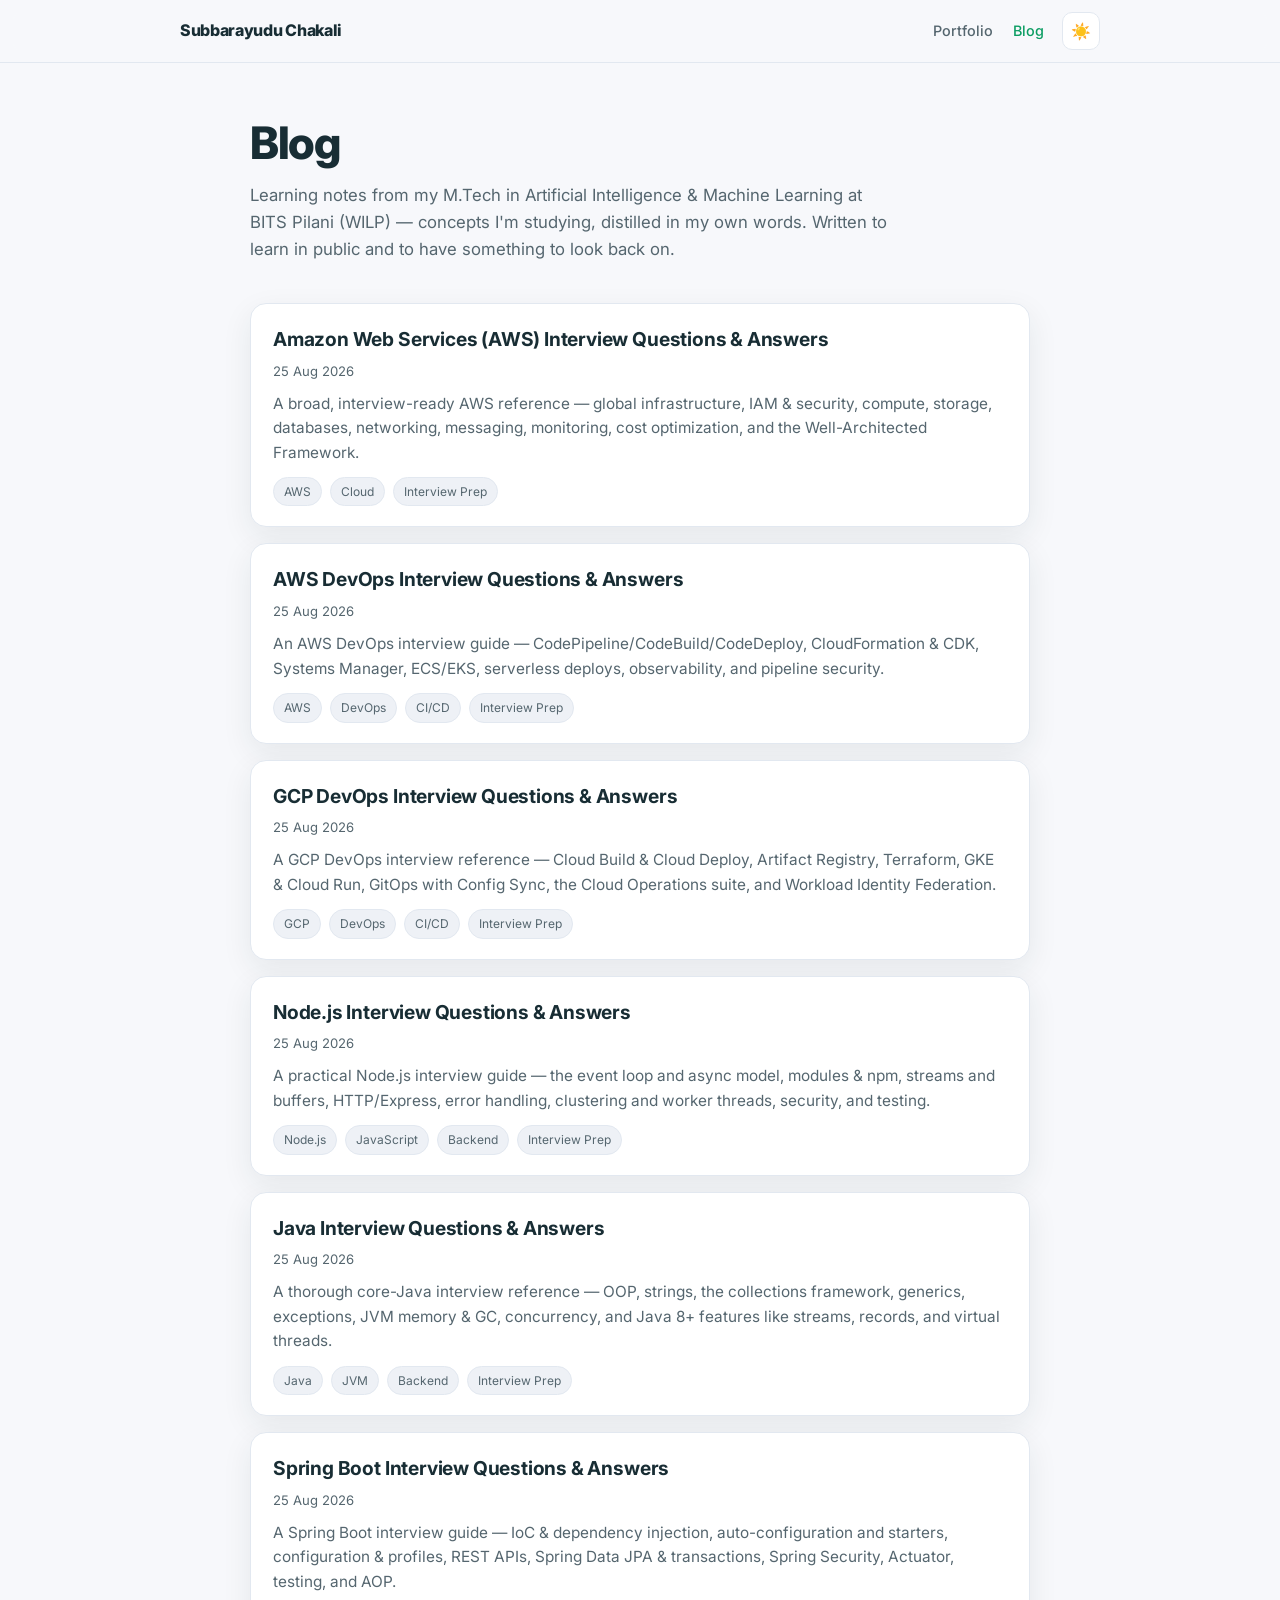
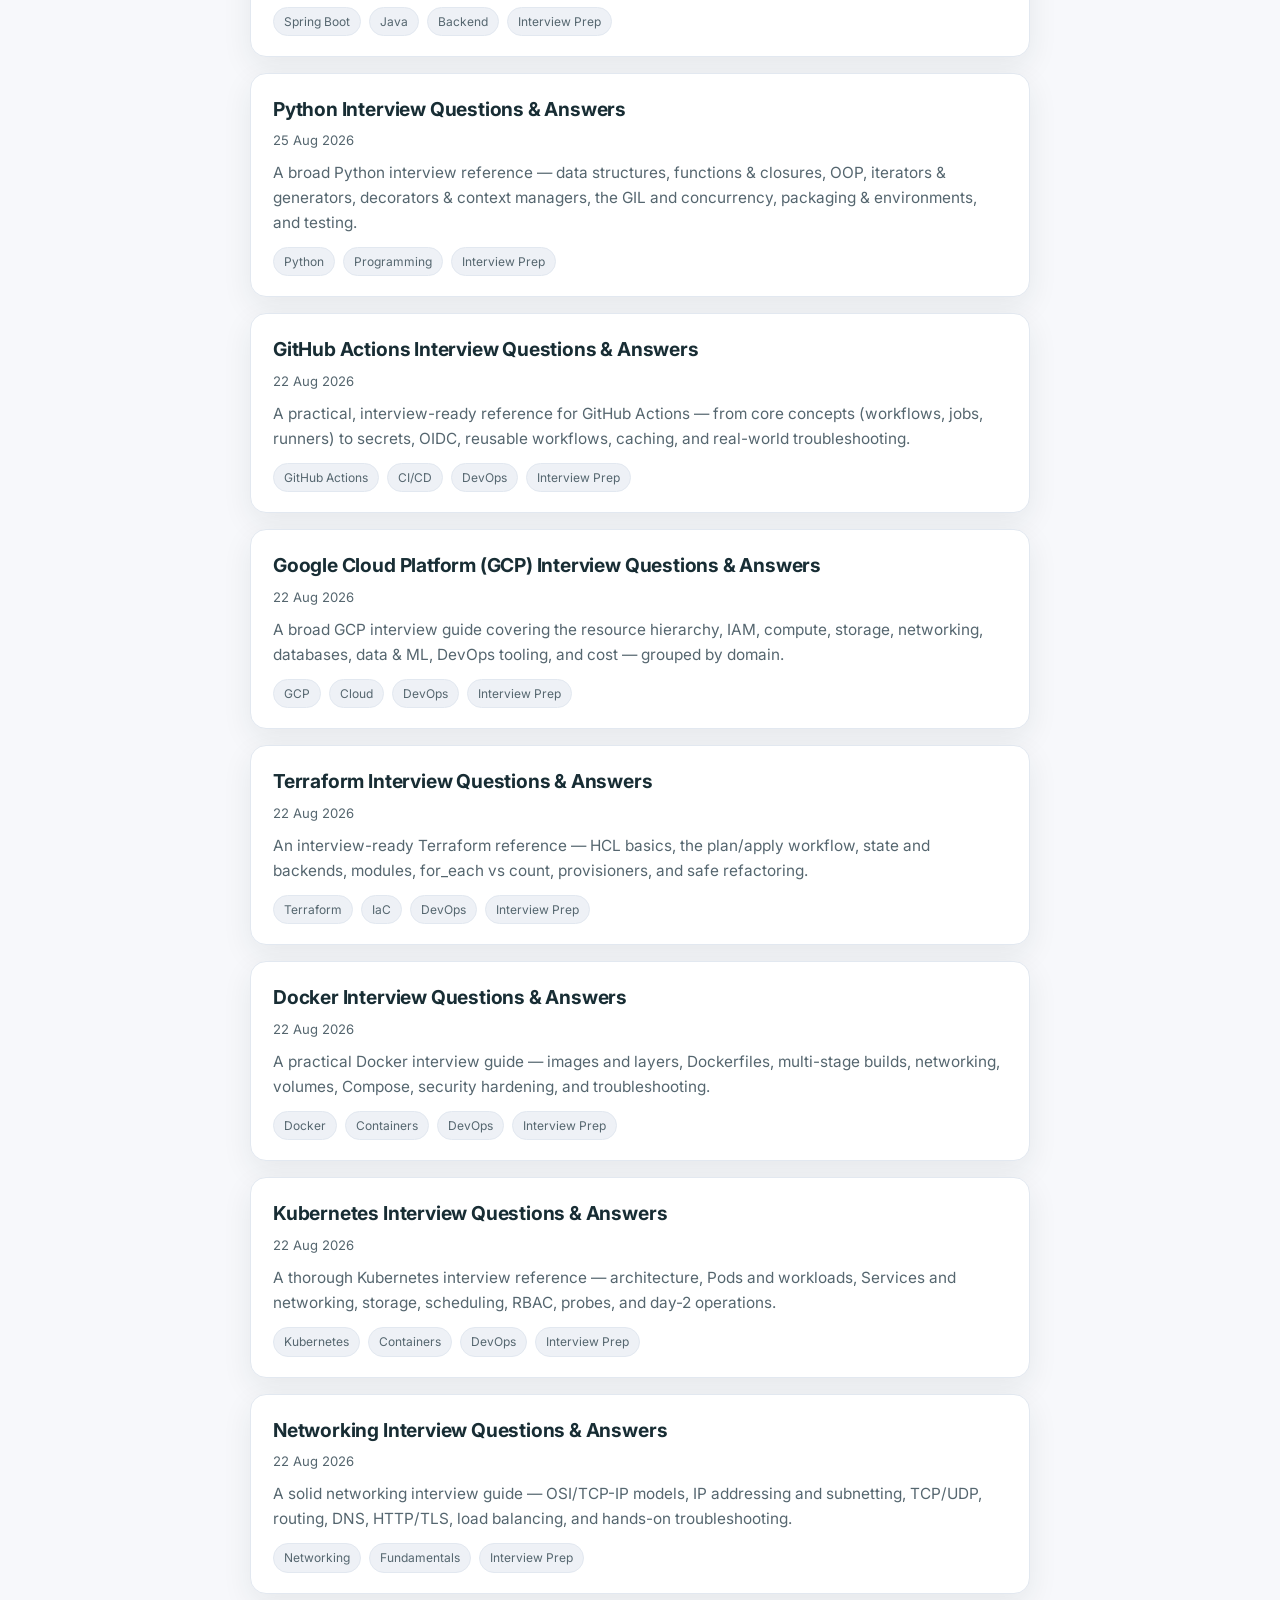
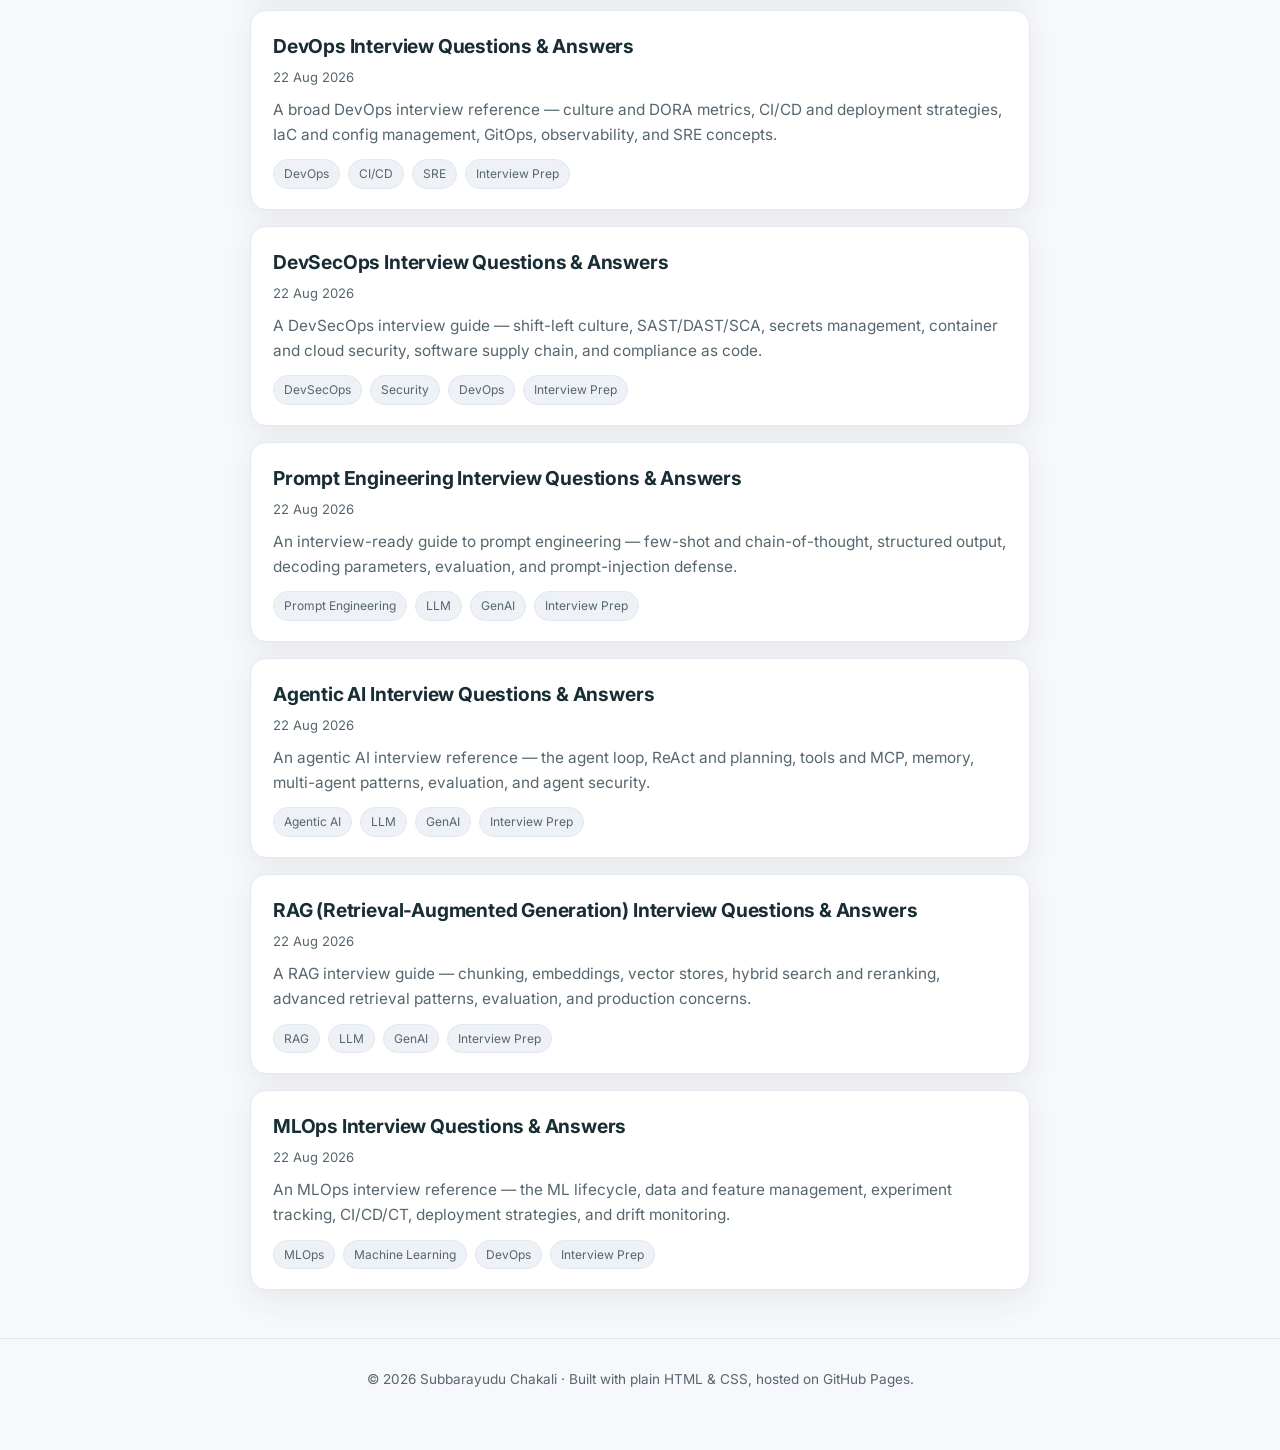
<file: blog/index.html>
<!DOCTYPE html>
<html lang="en" data-theme="dark">
<head>
  <meta charset="UTF-8" />
  <meta name="viewport" content="width=device-width, initial-scale=1.0" />
  <title>Blog — Subbarayudu Chakali</title>
  <meta name="description" content="Learning notes on Artificial Intelligence & Machine Learning, written while pursuing an M.Tech at BITS Pilani (WILP)." />

  <meta property="og:title" content="Blog — Subbarayudu Chakali" />
  <meta property="og:description" content="Learning notes on AI & Machine Learning from my M.Tech journey." />
  <meta property="og:type" content="website" />
  <meta property="og:url" content="https://subbarayudu-chakali.dev/blog/" />

  <!-- Set theme before paint to avoid a flash -->
  <script>
    (function () {
      try {
        var t = localStorage.getItem('theme');
        if (!t) t = window.matchMedia('(prefers-color-scheme: light)').matches ? 'light' : 'dark';
        document.documentElement.setAttribute('data-theme', t);
      } catch (e) { document.documentElement.setAttribute('data-theme', 'dark'); }
    })();
  </script>

  <link rel="preconnect" href="https://fonts.googleapis.com" />
  <link rel="preconnect" href="https://fonts.gstatic.com" crossorigin />
  <link href="https://fonts.googleapis.com/css2?family=Inter:wght@400;500;600;700;800&display=swap" rel="stylesheet" />
  <link rel="stylesheet" href="blog.css" />
</head>
<body>
  <nav>
    <div class="container">
      <a class="brand" href="../index.html">Subbarayudu Chakali</a>
      <div class="nav-right">
        <div class="links">
          <a href="../index.html">Portfolio</a>
          <a href="index.html" class="active">Blog</a>
        </div>
        <button id="themeToggle" class="theme-toggle" type="button" aria-label="Toggle dark / light theme">🌙</button>
      </div>
    </div>
  </nav>

  <header class="page-head">
    <div class="container">
      <h1>Blog</h1>
      <p class="lead">
        Learning notes from my M.Tech in Artificial Intelligence &amp; Machine Learning at
        BITS Pilani (WILP) — concepts I'm studying, distilled in my own words. Written to
        learn in public and to have something to look back on.
      </p>
    </div>
  </header>

  <main>
    <div class="container">
      <div id="postList" class="post-list">
        <p class="empty">Loading posts…</p>
      </div>
    </div>
  </main>

  <footer>
    <div class="container">
      © <span id="year"></span> Subbarayudu Chakali · Built with plain HTML &amp; CSS, hosted on GitHub Pages.
    </div>
  </footer>

  <script>
    document.getElementById('year').textContent = new Date().getFullYear();

    // Theme toggle
    (function () {
      var root = document.documentElement;
      var btn = document.getElementById('themeToggle');
      function sync() { btn.textContent = root.getAttribute('data-theme') === 'dark' ? '🌙' : '☀️'; }
      sync();
      btn.addEventListener('click', function () {
        var next = root.getAttribute('data-theme') === 'dark' ? 'light' : 'dark';
        root.setAttribute('data-theme', next);
        try { localStorage.setItem('theme', next); } catch (e) {}
        sync();
      });
    })();

    // Format an ISO date (YYYY-MM-DD) as e.g. "20 Aug 2026"
    function formatDate(iso) {
      var parts = String(iso).split('-');
      if (parts.length !== 3) return iso;
      var months = ['Jan','Feb','Mar','Apr','May','Jun','Jul','Aug','Sep','Oct','Nov','Dec'];
      var d = new Date(parts[0], parts[1] - 1, parts[2]);
      return d.getDate() + ' ' + months[d.getMonth()] + ' ' + d.getFullYear();
    }

    function escapeHtml(s) {
      return String(s).replace(/[&<>"']/g, function (c) {
        return { '&': '&amp;', '<': '&lt;', '>': '&gt;', '"': '&quot;', "'": '&#39;' }[c];
      });
    }

    // Load and render the post list
    fetch('posts.json', { cache: 'no-cache' })
      .then(function (r) { if (!r.ok) throw new Error('posts.json ' + r.status); return r.json(); })
      .then(function (posts) {
        var list = document.getElementById('postList');
        if (!Array.isArray(posts) || posts.length === 0) {
          list.innerHTML = '<p class="empty">No posts yet — check back soon.</p>';
          return;
        }
        // Newest first
        posts.sort(function (a, b) { return String(b.date).localeCompare(String(a.date)); });
        list.innerHTML = posts.map(function (p) {
          var tags = (p.tags || []).map(function (t) {
            return '<span class="tag">' + escapeHtml(t) + '</span>';
          }).join('');
          return '' +
            '<a class="post-card" href="post.html?p=' + encodeURIComponent(p.slug) + '">' +
              '<div class="p-title">' + escapeHtml(p.title) + '</div>' +
              '<div class="p-meta"><span>' + formatDate(p.date) + '</span></div>' +
              (p.excerpt ? '<div class="p-excerpt">' + escapeHtml(p.excerpt) + '</div>' : '') +
              (tags ? '<div class="tag-row">' + tags + '</div>' : '') +
            '</a>';
        }).join('');
      })
      .catch(function (err) {
        document.getElementById('postList').innerHTML =
          '<p class="empty">Couldn\'t load posts (' + escapeHtml(err.message) + '). ' +
          'If you\'re viewing this from your local disk, run a local server — see the blog README.</p>';
      });
  </script>
</body>
</html>
</file>
<file: blog/blog.css>
/* ===== Blog styles — shares the palette from the main portfolio =====
   #f7f8fb near-white · #15d888 green · #1d3d49 dark teal · #182d34 darkest teal */
:root {
  --radius: 16px;
  --btn: #15d888;
  --btn-text: #06251a;
}

html[data-theme="dark"] {
  --bg: #182d34;
  --bg-soft: #16282e;
  --card: #1d3d49;
  --border: #2c505c;
  --text: #f7f8fb;
  --text-soft: #a7bcc5;
  --accent: #2fe4a1;
  --accent-2: #5ce0d0;
  --shadow: 0 10px 30px rgba(0, 0, 0, 0.45);
  --pill-text: #06251a;
  --code-bg: #12232a;
}

html[data-theme="light"] {
  --bg: #f7f8fb;
  --bg-soft: #eef1f6;
  --card: #ffffff;
  --border: #e2e8f0;
  --text: #182d34;
  --text-soft: #55666f;
  --accent: #0c9d63;
  --accent-2: #15d888;
  --shadow: 0 10px 30px rgba(24, 45, 52, 0.08);
  --pill-text: #06251a;
  --code-bg: #f1f4f8;
}

* { box-sizing: border-box; margin: 0; padding: 0; }
html { scroll-behavior: smooth; }

body {
  font-family: 'Inter', system-ui, -apple-system, Segoe UI, Roboto, sans-serif;
  background: var(--bg);
  color: var(--text);
  line-height: 1.6;
  -webkit-font-smoothing: antialiased;
  transition: background .25s ease, color .25s ease;
}

a { color: var(--accent); text-decoration: none; }
a:hover { text-decoration: underline; }

.container { max-width: 820px; margin: 0 auto; padding: 0 20px; }

/* Nav (matches main site) */
nav {
  position: sticky; top: 0; z-index: 10;
  background: color-mix(in srgb, var(--bg) 85%, transparent);
  backdrop-filter: blur(10px);
  border-bottom: 1px solid var(--border);
}
nav .container { display: flex; align-items: center; justify-content: space-between; height: 62px; max-width: 960px; }
nav .brand { font-weight: 800; letter-spacing: -0.02em; color: var(--text); }
nav .brand:hover { text-decoration: none; }
.nav-right { display: flex; align-items: center; gap: 18px; }
nav .links { display: flex; gap: 20px; }
nav .links a { color: var(--text-soft); font-size: 0.9rem; font-weight: 500; }
nav .links a:hover { color: var(--text); text-decoration: none; }
nav .links a.active { color: var(--accent); }
.theme-toggle {
  background: var(--card); border: 1px solid var(--border); color: var(--text);
  width: 38px; height: 38px; border-radius: 10px; cursor: pointer; font-size: 1rem;
  display: inline-flex; align-items: center; justify-content: center; flex: none;
  transition: border-color .15s ease, transform .15s ease;
}
.theme-toggle:hover { border-color: var(--accent); transform: translateY(-1px); }
@media (max-width: 640px) { nav .links a.hide-sm { display: none; } }

/* Section headings (matches main site) */
.page-head { padding: 56px 0 8px; }
.page-head h1 { font-size: clamp(1.9rem, 5vw, 2.8rem); font-weight: 800; letter-spacing: -0.03em; line-height: 1.1; }
.page-head p.lead { margin-top: 14px; max-width: 640px; color: var(--text-soft); font-size: 1.05rem; }

/* Blog list */
.post-list { display: grid; gap: 16px; padding: 32px 0 48px; }
.post-card {
  display: block; background: var(--card); border: 1px solid var(--border);
  border-radius: var(--radius); padding: 20px 22px; box-shadow: var(--shadow);
  transition: transform .15s ease, border-color .15s ease;
}
.post-card:hover { text-decoration: none; transform: translateY(-2px); border-color: var(--accent); }
.post-card .p-title { font-weight: 700; font-size: 1.2rem; color: var(--text); letter-spacing: -0.01em; }
.post-card .p-meta { color: var(--text-soft); font-size: 0.82rem; margin-top: 6px; display: flex; flex-wrap: wrap; gap: 10px; align-items: center; }
.post-card .p-excerpt { color: var(--text-soft); font-size: 0.96rem; margin-top: 10px; }
.tag-row { display: flex; flex-wrap: wrap; gap: 8px; margin-top: 12px; }
.tag {
  font-size: 0.75rem; padding: 4px 10px; border-radius: 999px;
  background: var(--bg-soft); border: 1px solid var(--border); color: var(--text-soft);
}
.dot-sep::before { content: "·"; margin-right: 10px; }

.empty { color: var(--text-soft); padding: 40px 0; }

/* Single post */
.post-head { padding: 48px 0 4px; }
.back-link { display: inline-flex; align-items: center; gap: 6px; color: var(--text-soft); font-size: 0.88rem; margin-bottom: 22px; }
.back-link:hover { color: var(--accent); text-decoration: none; }
.post-head h1 { font-size: clamp(1.8rem, 5vw, 2.6rem); font-weight: 800; letter-spacing: -0.03em; line-height: 1.15; }
.post-head .p-meta { color: var(--text-soft); font-size: 0.88rem; margin-top: 14px; display: flex; flex-wrap: wrap; gap: 10px; align-items: center; }

/* Markdown prose */
.prose { padding: 8px 0 60px; font-size: 1.05rem; }
.prose > * + * { margin-top: 1.1em; }
.prose h2 { font-size: 1.5rem; font-weight: 700; letter-spacing: -0.01em; margin-top: 2em; padding-bottom: 6px; border-bottom: 1px solid var(--border); }
.prose h3 { font-size: 1.2rem; font-weight: 700; margin-top: 1.6em; }
.prose h4 { font-size: 1.05rem; font-weight: 700; margin-top: 1.4em; }
.prose p, .prose li { color: var(--text); }
.prose ul, .prose ol { padding-left: 1.4em; display: grid; gap: 6px; }
.prose li::marker { color: var(--accent); }
.prose a { color: var(--accent); text-decoration: underline; text-underline-offset: 2px; }
.prose strong { color: var(--text); font-weight: 700; }
.prose blockquote {
  border-left: 3px solid var(--accent); padding: 4px 0 4px 18px;
  color: var(--text-soft); font-style: italic;
}
.prose img { max-width: 100%; height: auto; border-radius: 12px; border: 1px solid var(--border); }
.prose hr { border: none; border-top: 1px solid var(--border); }
.prose code {
  font-family: ui-monospace, SFMono-Regular, "SF Mono", Menlo, Consolas, monospace;
  font-size: 0.9em; background: var(--code-bg); border: 1px solid var(--border);
  padding: 2px 6px; border-radius: 6px;
}
.prose pre {
  background: var(--code-bg); border: 1px solid var(--border); border-radius: 12px;
  padding: 16px 18px; overflow-x: auto; font-size: 0.9rem; line-height: 1.55;
}
.prose pre code { background: none; border: none; padding: 0; font-size: inherit; }
.prose table { width: 100%; border-collapse: collapse; font-size: 0.95rem; }
.prose th, .prose td { border: 1px solid var(--border); padding: 8px 12px; text-align: left; }
.prose th { background: var(--bg-soft); font-weight: 600; }

footer { padding: 30px 0 60px; text-align: center; color: var(--text-soft); font-size: 0.85rem; border-top: 1px solid var(--border); }
</file>
